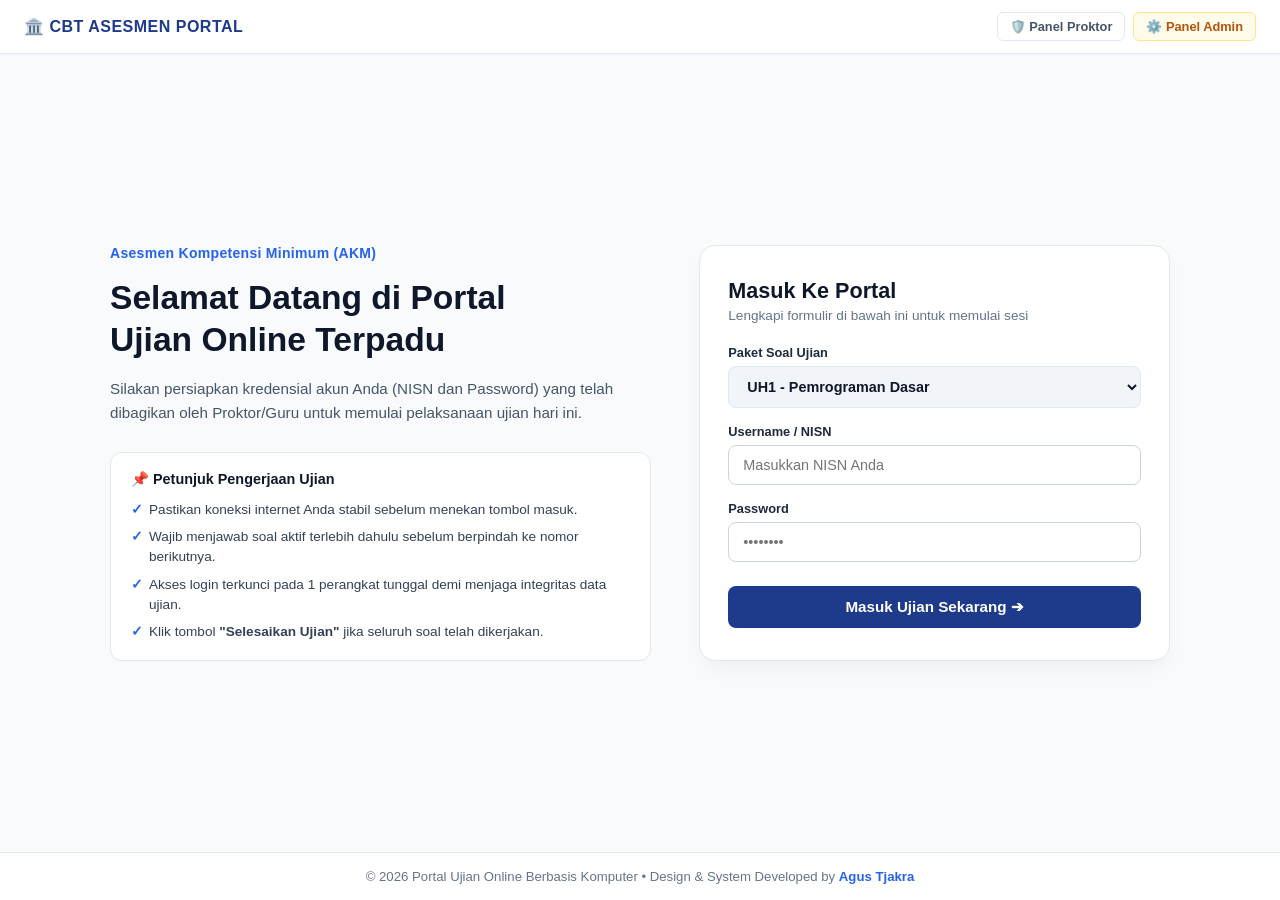
<file: index.html>
<!DOCTYPE html>
<html lang="id">
<head>
  <meta charset="UTF-8">
  <meta name="viewport" content="width=device-width, initial-scale=1.0">
  <title>Portal Ujian Online Terpadu - CBT AKM</title>
  <style>
    :root {
      --primary: #1e3a8a;
      --primary-dark: #172554;
      --accent: #2563eb;
      --bg: #f8fafc;
      --card-bg: #ffffff;
      --border: #e2e8f0;
      --border-focus: #3b82f6;
      --text-main: #0f172a;
      --text-muted: #475569;
      --text-light: #64748b;
    }

    * { box-sizing: border-box; margin: 0; padding: 0; font-family: 'Segoe UI', -apple-system, BlinkMacSystemFont, Roboto, sans-serif; }
    body { background-color: var(--bg); color: var(--text-main); min-height: 100vh; display: flex; flex-direction: column; justify-content: space-between; }

    .top-navbar { background-color: #ffffff; border-bottom: 1px solid var(--border); padding: 12px 24px; display: flex; justify-content: space-between; align-items: center; box-shadow: 0 1px 2px rgba(0,0,0,0.03); }
    .brand-logo { display: flex; align-items: center; gap: 8px; font-weight: 800; font-size: 1rem; color: var(--primary); letter-spacing: 0.5px; }
    .portal-nav { display: flex; gap: 8px; }
    .nav-btn { text-decoration: none; font-size: 0.8rem; font-weight: 600; padding: 6px 12px; border-radius: 6px; border: 1px solid var(--border); color: var(--text-muted); background-color: #ffffff; transition: all 0.2s ease; }
    .nav-btn:hover { background-color: #f1f5f9; color: var(--primary); border-color: #cbd5e1; }
    .nav-btn.admin-link { background-color: #fffbeb; border-color: #fde68a; color: #b45309; }
    .nav-btn.admin-link:hover { background-color: #fef3c7; }

    .main-wrapper { max-width: 1100px; width: 100%; margin: auto; padding: 40px 20px; display: grid; grid-template-columns: 1.15fr 1fr; gap: 48px; align-items: center; }
    .intro-section { display: flex; flex-direction: column; gap: 16px; }
    .intro-badge { font-size: 0.875rem; font-weight: 700; color: #2563eb; letter-spacing: 0.3px; }
    .intro-title { font-size: 2.1rem; font-weight: 800; line-height: 1.25; color: #0f172a; }
    .intro-desc { font-size: 0.95rem; line-height: 1.6; color: var(--text-muted); }

    .guideline-box { background-color: #ffffff; border: 1px solid #e2e8f0; border-radius: 12px; padding: 18px 20px; margin-top: 10px; box-shadow: 0 1px 3px rgba(0,0,0,0.02); }
    .guideline-title { display: flex; align-items: center; gap: 6px; font-size: 0.9rem; font-weight: 700; color: #0f172a; margin-bottom: 12px; }
    .guideline-list { list-style: none; display: flex; flex-direction: column; gap: 8px; font-size: 0.85rem; color: #334155; line-height: 1.45; }
    .guideline-list li { position: relative; padding-left: 18px; }
    .guideline-list li::before { content: "✓"; position: absolute; left: 0; top: 0; font-weight: bold; color: #2563eb; }

    .login-card { background-color: var(--card-bg); border: 1px solid var(--border); border-radius: 16px; padding: 32px 28px; box-shadow: 0 10px 25px -5px rgba(0, 0, 0, 0.05), 0 8px 10px -6px rgba(0, 0, 0, 0.01); }
    .login-card-header { margin-bottom: 22px; }
    .login-card-header h2 { font-size: 1.35rem; font-weight: 800; color: #0f172a; margin-bottom: 4px; }
    .login-card-header p { font-size: 0.85rem; color: var(--text-light); }

    .form-group { margin-bottom: 16px; }
    .form-group label { display: block; font-size: 0.8rem; font-weight: 700; color: #1e293b; margin-bottom: 6px; }
    .form-control { width: 100%; padding: 11px 14px; border: 1.5px solid #cbd5e1; border-radius: 8px; font-size: 0.9rem; color: #0f172a; background-color: #ffffff; outline: none; transition: all 0.2s ease; }
    select.form-control { background-color: #f1f5f9; border-color: #e2e8f0; font-weight: 600; cursor: pointer; }
    .form-control:focus { border-color: var(--border-focus); box-shadow: 0 0 0 3px rgba(59, 130, 246, 0.15); background-color: #ffffff; }

    .btn-login-submit { width: 100%; padding: 12px; background-color: var(--primary); color: #ffffff; border: none; border-radius: 8px; font-size: 0.95rem; font-weight: 700; cursor: pointer; margin-top: 8px; display: inline-flex; align-items: center; justify-content: center; gap: 8px; transition: background-color 0.2s ease, transform 0.1s ease; }
    .btn-login-submit:hover { background-color: var(--primary-dark); }
    .btn-login-submit:active { transform: translateY(1px); }
    .btn-login-submit:disabled { background-color: #94a3b8; cursor: not-allowed; }

    .portal-footer { text-align: center; padding: 16px 20px; font-size: 0.825rem; color: var(--text-light); background-color: #ffffff; border-top: 1px solid var(--border); }
    .portal-footer a { color: #2563eb; text-decoration: none; font-weight: 700; transition: color 0.2s; }
    .portal-footer a:hover { color: #1d4ed8; text-decoration: underline; }

    @media (max-width: 868px) {
      .main-wrapper { grid-template-columns: 1fr; gap: 32px; padding: 24px 16px; }
      .intro-title { font-size: 1.6rem; }
      .login-card { padding: 24px 20px; }
    }
  </style>
</head>
<body>
  <header class="top-navbar">
    <div class="brand-logo">🏛️ CBT ASESMEN PORTAL</div>
    <nav class="portal-nav">
      <a href="proktor.html" class="nav-btn">🛡️ Panel Proktor</a>
      <a href="admin.html" class="nav-btn admin-link">⚙️ Panel Admin</a>
    </nav>
  </header>

  <main class="main-wrapper">
    <section class="intro-section">
      <div class="intro-badge">Asesmen Kompetensi Minimum (AKM)</div>
      <h1 class="intro-title">Selamat Datang di Portal<br>Ujian Online Terpadu</h1>
      <p class="intro-desc">
        Silakan persiapkan kredensial akun Anda (NISN dan Password) yang telah dibagikan oleh Proktor/Guru untuk memulai pelaksanaan ujian hari ini.
      </p>

      <div class="guideline-box">
        <div class="guideline-title">📌 Petunjuk Pengerjaan Ujian</div>
        <ul class="guideline-list">
          <li>Pastikan koneksi internet Anda stabil sebelum menekan tombol masuk.</li>
          <li>Wajib menjawab soal aktif terlebih dahulu sebelum berpindah ke nomor berikutnya.</li>
          <li>Akses login terkunci pada 1 perangkat tunggal demi menjaga integritas data ujian.</li>
          <li>Klik tombol <strong>"Selesaikan Ujian"</strong> jika seluruh soal telah dikerjakan.</li>
        </ul>
      </div>
    </section>

    <section class="login-section">
      <div class="login-card">
        <div class="login-card-header">
          <h2>Masuk Ke Portal</h2>
          <p>Lengkapi formulir di bawah ini untuk memulai sesi</p>
        </div>

        <form id="loginForm">
          <div class="form-group">
            <label for="jenisUjian">Paket Soal Ujian</label>
            <select id="jenisUjian" class="form-control" required>
              <option value="" disabled selected>Memuat jadwal ujian aktif...</option>
            </select>
          </div>

          <div class="form-group">
            <label for="username">Username / NISN</label>
            <input type="text" id="username" class="form-control" placeholder="Masukkan NISN Anda" required autocomplete="off">
          </div>

          <div class="form-group">
            <label for="password">Password</label>
            <input type="password" id="password" class="form-control" placeholder="••••••••" required>
          </div>

          <button type="submit" class="btn-login-submit">
            Masuk Ujian Sekarang ➔
          </button>

          <div id="alertBox" style="display: none;"></div>
        </form>
      </div>
    </section>
  </main>

  <footer class="portal-footer">
    © 2026 Portal Ujian Online Berbasis Komputer • Design & System Developed by <a href="https://kodi.web.id/aboutme" target="_blank" rel="noopener noreferrer">Agus Tjakra</a>
  </footer>

  <script src="app.js"></script>
</body>
</html>
</file>
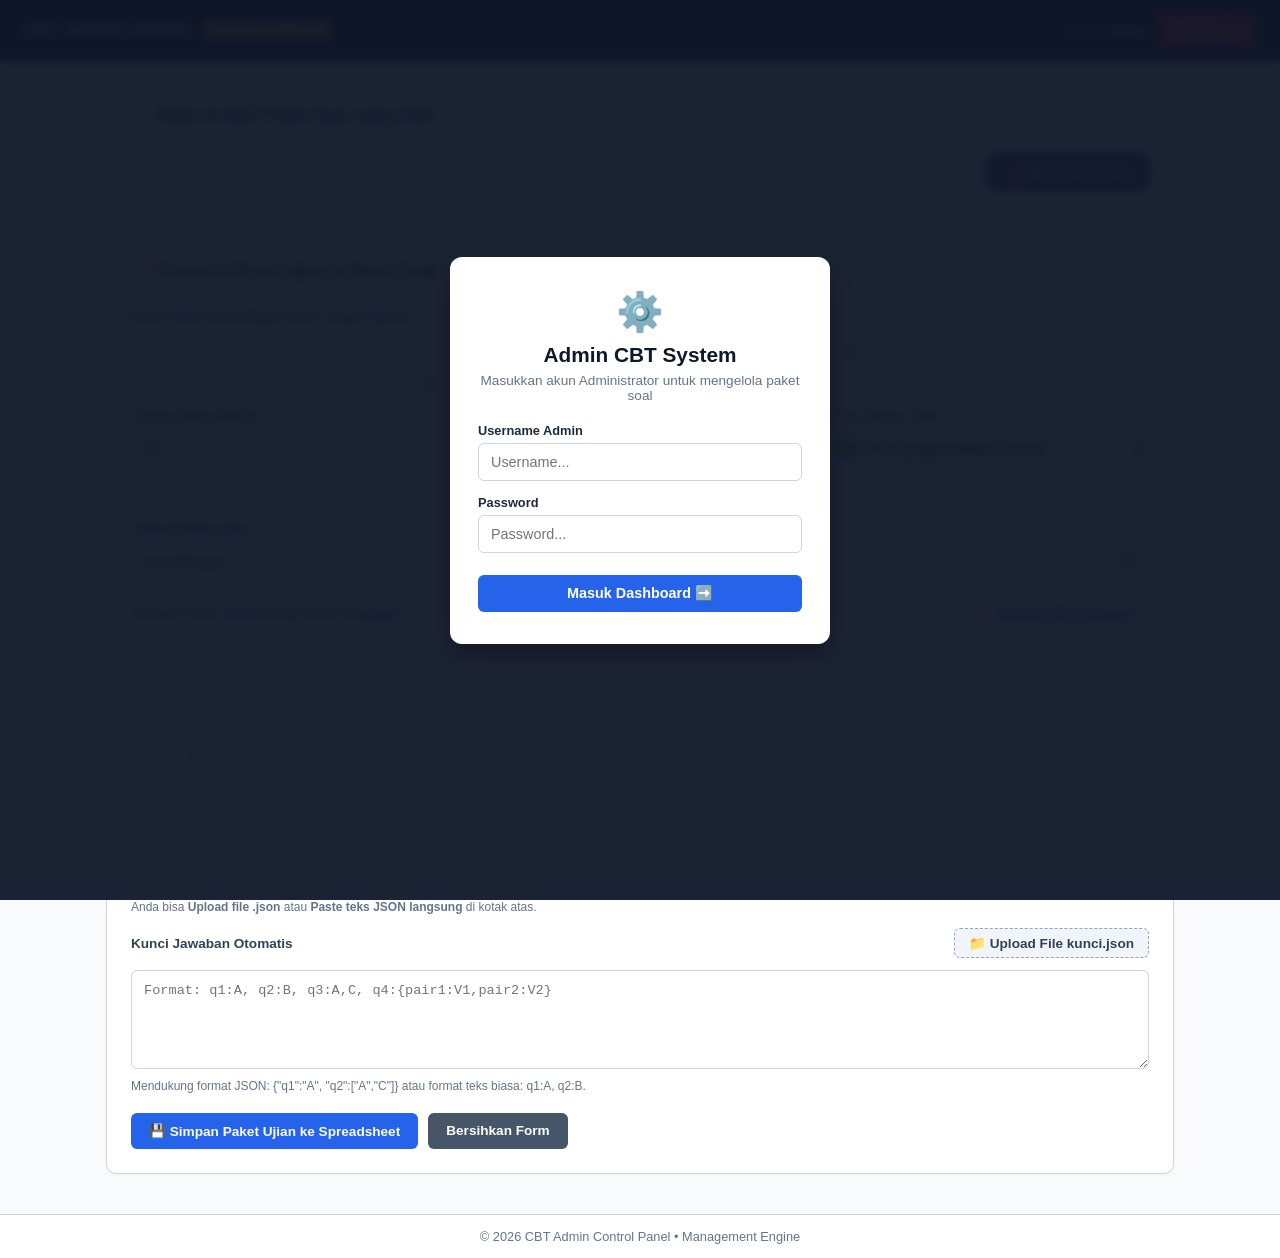
<file: admin.html>
<!DOCTYPE html>
<html lang="id">
<head>
  <meta charset="UTF-8">
  <meta name="viewport" content="width=device-width, initial-scale=1.0">
  <title>Admin Panel - Manajemen Bank Soal & Paket Ujian CBT</title>
  <style>
    :root {
      --primary: #0f172a;
      --accent: #2563eb;
      --accent-hover: #1d4ed8;
      --bg: #f8fafc;
      --card: #ffffff;
      --border: #cbd5e1;
      --text: #1e293b;
      --text-muted: #64748b;
      --green: #16a34a;
      --red: #dc2626;
    }

    * { box-sizing: border-box; margin: 0; padding: 0; font-family: 'Segoe UI', -apple-system, sans-serif; }
    body { background-color: var(--bg); color: var(--text); min-height: 100vh; display: flex; flex-direction: column; }

    #adminLoginOverlay { position: fixed; top: 0; left: 0; width: 100%; height: 100%; background: rgba(15, 23, 42, 0.95); display: flex; justify-content: center; align-items: center; z-index: 9999; backdrop-filter: blur(5px); }
    .login-card { background: white; padding: 32px 28px; border-radius: 12px; width: 100%; max-width: 380px; box-shadow: 0 10px 25px rgba(0,0,0,0.3); text-align: center; }
    .login-card h2 { font-size: 1.3rem; margin-bottom: 6px; color: var(--primary); }
    .login-card p { font-size: 0.85rem; color: var(--text-muted); margin-bottom: 20px; }
    .form-group-login { margin-bottom: 14px; text-align: left; }
    .form-group-login label { display: block; font-size: 0.8rem; font-weight: 700; margin-bottom: 5px; color: var(--text); }
    .form-control-login { width: 100%; padding: 10px 12px; border: 1.5px solid var(--border); border-radius: 6px; font-size: 0.9rem; outline: none; }
    .form-control-login:focus { border-color: var(--accent); }
    .btn-login-submit { width: 100%; padding: 10px; background-color: var(--accent); color: white; border: none; border-radius: 6px; font-size: 0.9rem; font-weight: 700; cursor: pointer; margin-top: 8px; }
    .btn-login-submit:hover { background-color: var(--accent-hover); }
    .login-err-msg { color: var(--red); font-size: 0.8rem; font-weight: 700; margin-top: 10px; display: none; }

    .admin-nav { background-color: var(--primary); color: white; padding: 12px 24px; display: flex; justify-content: space-between; align-items: center; box-shadow: 0 2px 8px rgba(0,0,0,0.1); }
    .brand-title { display: flex; align-items: center; gap: 10px; }
    .brand-title h1 { font-size: 1.15rem; font-weight: 800; }
    .badge-admin { background-color: #d97706; font-size: 0.75rem; padding: 3px 8px; border-radius: 4px; font-weight: 700; }
    .nav-actions { display: flex; align-items: center; gap: 10px; }
    .user-tag { font-size: 0.8rem; color: #94a3b8; }
    .user-tag strong { color: white; }

    .main-container { max-width: 1100px; width: 100%; margin: 20px auto; padding: 0 16px; flex: 1; }
    .card { background: var(--card); border-radius: 10px; border: 1px solid var(--border); padding: 24px; margin-bottom: 20px; box-shadow: 0 1px 3px rgba(0,0,0,0.04); }
    .card-title { font-size: 1.1rem; font-weight: 700; margin-bottom: 16px; padding-bottom: 10px; border-bottom: 1.5px solid var(--border); display: flex; justify-content: space-between; align-items: center; }

    .form-grid { display: grid; grid-template-columns: repeat(auto-fit, minmax(240px, 1fr)); gap: 16px; margin-bottom: 16px; }
    .form-group { display: flex; flex-direction: column; gap: 6px; }
    .form-group label { font-size: 0.85rem; font-weight: 700; color: #334155; }
    .form-control { padding: 10px 12px; border-radius: 6px; border: 1.5px solid var(--border); font-size: 0.875rem; outline: none; }
    .form-control:focus { border-color: var(--accent); }
    textarea.form-control { font-family: 'Courier New', Courier, monospace; font-size: 0.85rem; line-height: 1.4; resize: vertical; }

    .upload-header-row { display: flex; justify-content: space-between; align-items: center; margin-bottom: 6px; }
    .file-upload-btn-wrapper { display: inline-flex; align-items: center; gap: 8px; }
    .file-input-hidden { display: none; }
    .btn-upload-trigger { background-color: #f1f5f9; color: #1e293b; border: 1.5px dashed #94a3b8; padding: 6px 14px; border-radius: 6px; font-size: 0.775rem; font-weight: 700; cursor: pointer; display: inline-flex; align-items: center; gap: 6px; transition: all 0.2s ease; }
    .btn-upload-trigger:hover { background-color: #e2e8f0; border-color: var(--accent); color: var(--accent); }
    .upload-status-badge { font-size: 0.75rem; color: var(--green); font-weight: 600; display: none; }

    .btn-action { padding: 10px 18px; border-radius: 6px; border: none; font-weight: 700; font-size: 0.85rem; cursor: pointer; display: inline-flex; align-items: center; gap: 6px; transition: all 0.2s ease; }
    .btn-primary { background-color: var(--accent); color: white; }
    .btn-primary:hover { background-color: var(--accent-hover); }
    .btn-secondary { background-color: #475569; color: white; }
    .btn-secondary:hover { background-color: #334155; }
    .btn-logout { background-color: var(--red); color: white; }
    .btn-logout:hover { background-color: #b91c1c; }

    .help-text { font-size: 0.75rem; color: var(--text-muted); margin-top: 4px; }
    .footer { text-align: center; padding: 14px; font-size: 0.8rem; color: var(--text-muted); background: white; border-top: 1px solid var(--border); }
  </style>
</head>
<body>
  <div id="adminLoginOverlay">
    <div class="login-card">
      <div style="font-size: 2.4rem; margin-bottom: 8px;">⚙️</div>
      <h2>Admin CBT System</h2>
      <p>Masukkan akun Administrator untuk mengelola paket soal</p>

      <form id="adminLoginForm" onsubmit="handleAdminLogin(event)">
        <div class="form-group-login">
          <label>Username Admin</label>
          <input type="text" id="adminUser" class="form-control-login" placeholder="Username..." required autocomplete="off">
        </div>
        <div class="form-group-login">
          <label>Password</label>
          <input type="password" id="adminPass" class="form-control-login" placeholder="Password..." required>
        </div>
        <button type="submit" class="btn-login-submit">Masuk Dashboard ➡️</button>
        <div id="loginErrMsg" class="login-err-msg">⚠️ Username atau Password salah!</div>
      </form>
    </div>
  </div>

  <header class="admin-nav">
    <div class="brand-title">
      <h1>CBT ADMIN PANEL</h1>
      <span class="badge-admin">PENGELOLA UJIAN</span>
    </div>
    <div class="nav-actions">
      <span class="user-tag">Admin: <strong id="loggedAdminName">Admin</strong></span>
      <button class="btn-action btn-logout" onclick="handleAdminLogout()">Keluar 🚪</button>
    </div>
  </header>

  <main class="main-container">
    <div class="card">
      <div class="card-title">
        <span>🔍 Buka & Edit Paket Soal yang Ada</span>
      </div>
      <div style="display: flex; gap: 10px; flex-wrap: wrap;">
        <input type="text" id="loadKodeSoal" class="form-control" placeholder="Masukkan Kode Soal (Contoh: soal-uh1)" style="flex: 1; min-width: 250px;">
        <button type="button" class="btn-action btn-secondary" onclick="loadExamPackage()">📥 Muat Data Paket</button>
      </div>
    </div>

    <div class="card">
      <div class="card-title">
        <span>📝 Formulir Paket Ujian & Bank Soal</span>
        <span style="font-size: 0.8rem; font-weight: normal; color: var(--text-muted);">Tersimpan langsung ke Google Spreadsheet</span>
      </div>

      <form id="examPackageForm" onsubmit="saveExamPackage(event)">
        <div class="form-grid">
          <div class="form-group">
            <label>Kode Paket Soal (Wajib Unik / Tanpa Spasi)</label>
            <input type="text" id="kodeSoal" class="form-control" placeholder="Contoh: uh-ekonomi" required>
            <span class="help-text">Gunakan huruf kecil dan tanda minus (misal: soal-matematika).</span>
          </div>
          <div class="form-group">
            <label>Nama / Judul Ujian</label>
            <input type="text" id="namaUjian" class="form-control" placeholder="Contoh: Penilaian Harian Ekonomi Kelas X" required>
          </div>
        </div>

        <div class="form-grid">
          <div class="form-group">
            <label>Durasi Ujian (Menit)</label>
            <input type="number" id="durasi" class="form-control" placeholder="60" value="60" min="5" required>
          </div>
          <div class="form-group">
            <label>Jumlah Soal yang Dikeluarkan (Limit)</label>
            <input type="number" id="limitSoal" class="form-control" placeholder="0 = Tampilkan Semua" min="0" value="0">
            <span class="help-text">Misal: Isi <strong>50</strong> jika bank soal ada 100 dan ingin diacak 50 soal saja.</span>
          </div>
          <div class="form-group">
            <label>Status Akses Ujian</label>
            <select id="statusUjian" class="form-control">
              <option value="OPEN">🟢 OPEN (Dapat Diakses Siswa)</option>
              <option value="CLOSE">🔴 CLOSE (Terkunci / Ditutup)</option>
            </select>
          </div>
        </div>

        <div class="form-grid">
          <div class="form-group">
            <label>Jadwal Mulai Ujian</label>
            <input type="datetime-local" id="jadwalMulai" class="form-control" required>
          </div>
          <div class="form-group">
            <label>Jadwal Selesai Ujian</label>
            <input type="datetime-local" id="jadwalSelesai" class="form-control" required>
          </div>
        </div>

        <!-- 📂 SECTION BANK SOAL (UPLOAD SOAL.JSON) -->
        <div class="form-group" style="margin-top: 14px;">
          <div class="upload-header-row">
            <label>Struktur Soal JSON (Array Soal Lengkap)</label>
            <div class="file-upload-btn-wrapper">
              <input type="file" id="fileSoalInput" class="file-input-hidden" accept=".json" onchange="handleFileUpload(event, 'soal')">
              <label for="fileSoalInput" class="btn-upload-trigger">📁 Upload File soal.json</label>
              <span id="soalUploadStatus" class="upload-status-badge">✅ File Terbaca</span>
            </div>
          </div>
          <textarea id="soalJson" class="form-control" rows="12" placeholder='[
  {
    "name": "q1",
    "type": "radio",
    "question": "Apa ibukota Indonesia?",
    "options": [
      { "v": "A", "t": "Jakarta" },
      { "v": "B", "t": "Bandung" }
    ]
  }
]' required></textarea>
          <span class="help-text">Anda bisa <strong>Upload file .json</strong> atau <strong>Paste teks JSON langsung</strong> di kotak atas.</span>
        </div>

        <!-- 📂 SECTION KUNCI JAWABAN (UPLOAD KUNCI.JSON) -->
        <div class="form-group" style="margin-top: 14px;">
          <div class="upload-header-row">
            <label>Kunci Jawaban Otomatis</label>
            <div class="file-upload-btn-wrapper">
              <input type="file" id="fileKunciInput" class="file-input-hidden" accept=".json,.txt" onchange="handleFileUpload(event, 'kunci')">
              <label for="fileKunciInput" class="btn-upload-trigger">📁 Upload File kunci.json</label>
              <span id="kunciUploadStatus" class="upload-status-badge">✅ Kunci Terbaca</span>
            </div>
          </div>
          <textarea id="kunciText" class="form-control" rows="4" placeholder="Format: q1:A, q2:B, q3:A,C, q4:{pair1:V1,pair2:V2}" required></textarea>
          <span class="help-text">Mendukung format JSON: <code>{"q1":"A", "q2":["A","C"]}</code> atau format teks biasa: <code>q1:A, q2:B</code>.</span>
        </div>

        <div style="margin-top: 20px; display: flex; gap: 10px; flex-wrap: wrap;">
          <button type="submit" id="btnSubmitForm" class="btn-action btn-primary">💾 Simpan Paket Ujian ke Spreadsheet</button>
          <button type="button" class="btn-action btn-secondary" onclick="resetForm()">Bersihkan Form</button>
        </div>
      </form>
    </div>
  </main>

  <footer class="footer">
    © 2026 CBT Admin Control Panel • Management Engine
  </footer>

  <script>
    const SCRIPT_URL = "https://script.google.com/macros/s/AKfycbwb5Ra-LdHJue0w0bRm9f_laJ80_YNU_pNr1FV1mfY1nIrQYhN3hFXH5XvTGFoS_iej/exec";

    function checkAdminAuth() {
      const auth = sessionStorage.getItem("adminAuth");
      const overlay = document.getElementById("adminLoginOverlay");
      const nameTag = document.getElementById("loggedAdminName");

      if (auth) {
        overlay.style.display = "none";
        nameTag.innerText = sessionStorage.getItem("adminNama") || auth.toUpperCase();
        setDefaultDates();
      } else {
        overlay.style.display = "flex";
      }
    }

    async function handleAdminLogin(e) {
      e.preventDefault();
      const u = document.getElementById("adminUser").value.trim().toLowerCase();
      const p = document.getElementById("adminPass").value.trim();
      const errMsg = document.getElementById("loginErrMsg");
      const btn = e.target.querySelector("button[type='submit']");

      btn.innerText = "Memverifikasi...";
      btn.disabled = true;
      errMsg.style.display = "none";

      try {
        const response = await fetch(SCRIPT_URL, {
          method: "POST",
          mode: "cors",
          headers: { "Content-Type": "text/plain;charset=utf-8" },
          body: JSON.stringify({ action: "authpetugas", username: u, password: p, role: "ADMIN" })
        });

        const res = await response.json();
        if (res.status === "success") {
          sessionStorage.setItem("adminAuth", u);
          sessionStorage.setItem("adminNama", res.nama || u);
          document.getElementById("adminLoginForm").reset();
          checkAdminAuth();
        } else {
          errMsg.innerText = "⚠️ " + (res.message || "Username atau Password salah!");
          errMsg.style.display = "block";
        }
      } catch (err) {
        errMsg.innerText = "⚠️ Gagal terhubung ke server Google Apps Script!";
        errMsg.style.display = "block";
      } finally {
        btn.innerText = "Masuk Dashboard ➡️";
        btn.disabled = false;
      }
    }

    function handleAdminLogout() {
      if (confirm("Keluar dari Panel Admin?")) {
        sessionStorage.removeItem("adminAuth");
        sessionStorage.removeItem("adminNama");
        window.location.href = "index.html";
      }
    }

    function setDefaultDates() {
      const now = new Date();
      const nextMonth = new Date();
      nextMonth.setMonth(now.getMonth() + 1);
      document.getElementById("jadwalMulai").value = now.toISOString().slice(0, 16);
      document.getElementById("jadwalSelesai").value = nextMonth.toISOString().slice(0, 16);
    }

    function handleFileUpload(event, type) {
      const file = event.target.files[0];
      if (!file) return;

      const reader = new FileReader();
      reader.onload = function(e) {
        const content = e.target.result;

        if (type === 'soal') {
          try {
            const parsed = JSON.parse(content);
            document.getElementById("soalJson").value = JSON.stringify(parsed, null, 2);
            
            const badge = document.getElementById("soalUploadStatus");
            badge.innerText = `✅ ${file.name} (${Array.isArray(parsed) ? parsed.length : (parsed.questions ? parsed.questions.length : 0)} Soal)`;
            badge.style.display = "inline";
          } catch (err) {
            alert("File yang diupload bukan format JSON yang valid!");
          }
        } 
        else if (type === 'kunci') {
          try {
            if (content.trim().startsWith("{")) {
              const parsedKunci = JSON.parse(content);
              const formattedList = [];
              for (const [k, v] of Object.entries(parsedKunci)) {
                if (Array.isArray(v)) {
                  formattedList.push(`${k}:${v.join(",")}`);
                } else if (typeof v === "object" && v !== null) {
                  formattedList.push(`${k}:${JSON.stringify(v)}`);
                } else {
                  formattedList.push(`${k}:${v}`);
                }
              }
              document.getElementById("kunciText").value = formattedList.join(", ");
            } else {
              document.getElementById("kunciText").value = content.trim();
            }

            const badge = document.getElementById("kunciUploadStatus");
            badge.innerText = `✅ ${file.name} Terpasang`;
            badge.style.display = "inline";
          } catch (err) {
            document.getElementById("kunciText").value = content.trim();
          }
        }
      };

      reader.readAsText(file);
    }

    async function saveExamPackage(e) {
      e.preventDefault();
      const kodeSoal = document.getElementById("kodeSoal").value.trim().toLowerCase();
      const namaUjian = document.getElementById("namaUjian").value.trim();
      const durasi = parseInt(document.getElementById("durasi").value, 10) || 60;
      const limitSoal = parseInt(document.getElementById("limitSoal").value, 10) || 0;
      const statusUjian = document.getElementById("statusUjian").value;
      const jadwalMulai = document.getElementById("jadwalMulai").value;
      const jadwalSelesai = document.getElementById("jadwalSelesai").value;
      const rawSoalJson = document.getElementById("soalJson").value.trim();
      const rawKunciText = document.getElementById("kunciText").value.trim();

      let parsedSoal = null;
      try {
        parsedSoal = JSON.parse(rawSoalJson);
      } catch (err) {
        alert("Format Soal JSON TIDAK VALID! Periksa kembali format tanda kurung dan koma.");
        return;
      }

      const kunciObj = {};
      const pairs = rawKunciText.split(",");
      pairs.forEach(p => {
        const parts = p.split(":");
        if (parts.length >= 2) {
          kunciObj[parts[0].trim()] = parts.slice(1).join(":").trim();
        }
      });

      const btnSubmit = document.getElementById("btnSubmitForm");
      const oriText = btnSubmit.innerText;
      btnSubmit.innerText = "Menyimpan ke Spreadsheet...";
      btnSubmit.disabled = true;

      try {
        const response = await fetch(SCRIPT_URL, {
          method: "POST",
          mode: "cors",
          headers: { "Content-Type": "text/plain;charset=utf-8" },
          body: JSON.stringify({
            action: "savenewexampackage",
            kodeSoal: kodeSoal,
            namaUjian: namaUjian,
            durasi: durasi,
            limitSoal: limitSoal,
            statusUjian: statusUjian,
            jadwalMulai: jadwalMulai,
            jadwalSelesai: jadwalSelesai,
            soalJson: parsedSoal,
            kunciObj: kunciObj
          })
        });

        const res = await response.json();
        alert(res.message || "Paket soal berhasil disimpan!");
      } catch (err) {
        alert("Gagal menghubungi Google Apps Script!");
      } finally {
        btnSubmit.innerText = oriText;
        btnSubmit.disabled = false;
      }
    }

    async function loadExamPackage() {
      const kode = document.getElementById("loadKodeSoal").value.trim().toLowerCase();
      if (!kode) {
        alert("Masukkan kode soal yang ingin dimuat!");
        return;
      }

      try {
        const response = await fetch(SCRIPT_URL, {
          method: "POST",
          mode: "cors",
          headers: { "Content-Type": "text/plain;charset=utf-8" },
          body: JSON.stringify({ action: "getadminexampackage", kodeSoal: kode })
        });

        const res = await response.json();
        if (res.status === "success" && res.data) {
          const d = res.data;
          if (d.jadwal) {
            document.getElementById("kodeSoal").value = d.jadwal.kodeSoal;
            document.getElementById("namaUjian").value = d.jadwal.namaUjian;
            document.getElementById("durasi").value = d.jadwal.durasi;
            document.getElementById("limitSoal").value = d.jadwal.limitSoal || 0;
            document.getElementById("statusUjian").value = d.jadwal.statusUjian || "OPEN";
            if (d.jadwal.jadwalMulai) document.getElementById("jadwalMulai").value = d.jadwal.jadwalMulai;
            if (d.jadwal.jadwalSelesai) document.getElementById("jadwalSelesai").value = d.jadwal.jadwalSelesai;
          }
          if (d.soalJson) {
            document.getElementById("soalJson").value = JSON.stringify(d.soalJson, null, 2);
          }
          if (d.kunciText) {
            document.getElementById("kunciText").value = d.kunciText;
          }
          alert(`Paket ${kode} berhasil dimuat!`);
        } else {
          alert("Paket soal tidak ditemukan di Spreadsheet!");
        }
      } catch (err) {
        alert("Gagal memuat data dari server!");
      }
    }

    function resetForm() {
      document.getElementById("examPackageForm").reset();
      document.getElementById("soalUploadStatus").style.display = "none";
      document.getElementById("kunciUploadStatus").style.display = "none";
      document.getElementById("limitSoal").value = "0";
      setDefaultDates();
    }

    document.addEventListener("DOMContentLoaded", checkAdminAuth);
  </script>
</body>
</html>
</file>
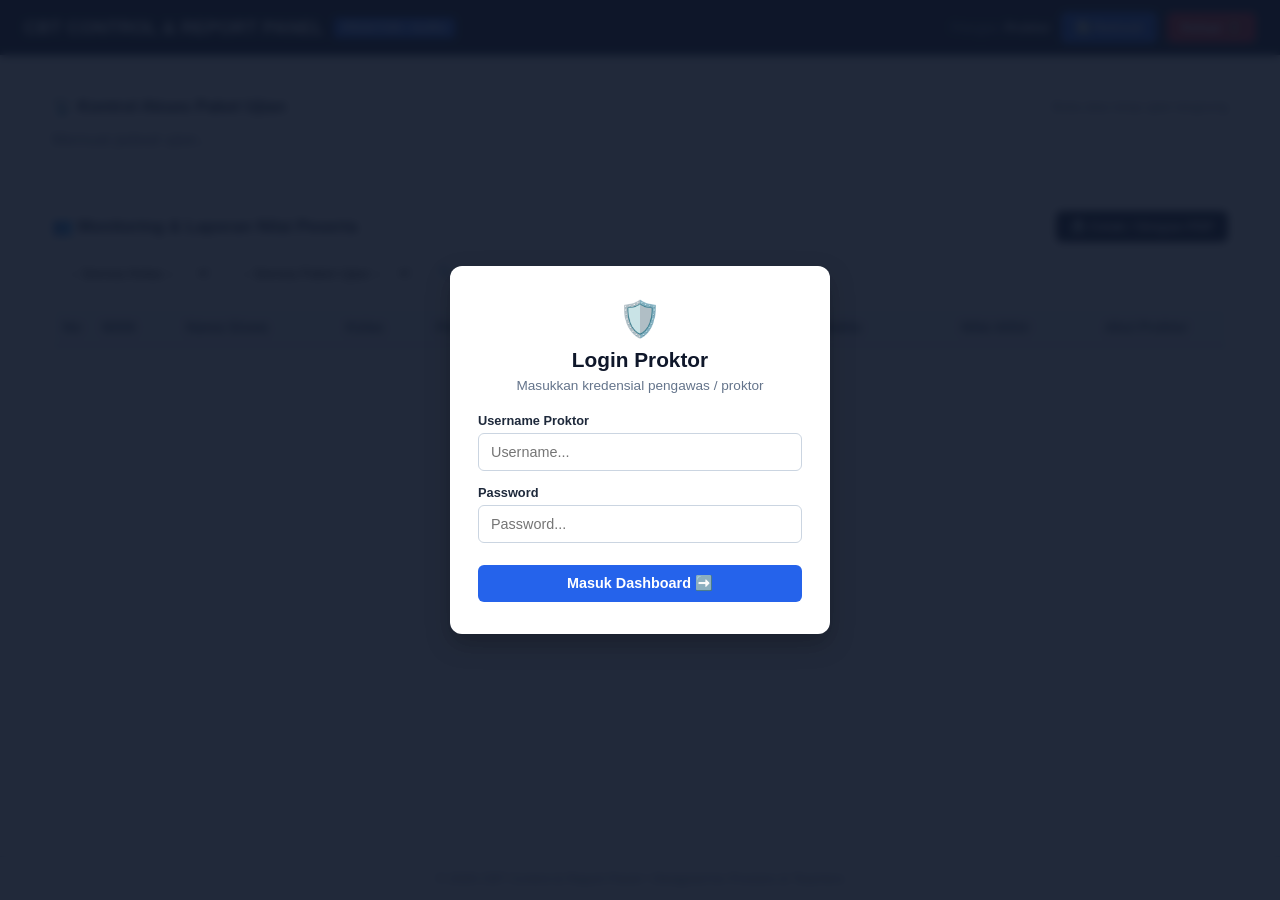
<file: proktor.html>
<!DOCTYPE html>
<html lang="id">
<head>
  <meta charset="UTF-8">
  <meta name="viewport" content="width=device-width, initial-scale=1.0">
  <title>Dashboard Monitoring & Laporan Nilai Proktor</title>
  <style>
    :root {
      --primary: #0f172a;
      --accent: #2563eb;
      --bg: #f8fafc;
      --card: #ffffff;
      --border: #cbd5e1;
      --text: #1e293b;
      --text-muted: #64748b;
      --green: #16a34a;
      --red: #dc2626;
    }
    * { box-sizing: border-box; margin: 0; padding: 0; font-family: 'Segoe UI', -apple-system, sans-serif; }
    body { background-color: var(--bg); color: var(--text); min-height: 100vh; display: flex; flex-direction: column; }

    #loginOverlay { position: fixed; top: 0; left: 0; width: 100%; height: 100%; background: rgba(15, 23, 42, 0.92); display: flex; justify-content: center; align-items: center; z-index: 9999; backdrop-filter: blur(4px); }
    .login-card { background: white; padding: 32px 28px; border-radius: 12px; width: 100%; max-width: 380px; box-shadow: 0 10px 25px rgba(0,0,0,0.25); text-align: center; }
    .login-card h2 { font-size: 1.3rem; margin-bottom: 6px; color: var(--primary); }
    .login-card p { font-size: 0.85rem; color: var(--text-muted); margin-bottom: 20px; }
    .form-group { margin-bottom: 14px; text-align: left; }
    .form-group label { display: block; font-size: 0.8rem; font-weight: 700; margin-bottom: 5px; color: var(--text); }
    .form-control-login { width: 100%; padding: 10px 12px; border: 1.5px solid var(--border); border-radius: 6px; font-size: 0.9rem; outline: none; }
    .form-control-login:focus { border-color: var(--accent); }
    .btn-login-submit { width: 100%; padding: 10px; background-color: var(--accent); color: white; border: none; border-radius: 6px; font-size: 0.9rem; font-weight: 700; cursor: pointer; margin-top: 8px; }
    .btn-login-submit:hover { background-color: #1d4ed8; }
    .login-err-msg { color: var(--red); font-size: 0.8rem; font-weight: 700; margin-top: 10px; display: none; }

    .proktor-nav { background-color: var(--primary); color: white; padding: 12px 24px; display: flex; justify-content: space-between; align-items: center; box-shadow: 0 2px 8px rgba(0,0,0,0.1); }
    .brand-title { display: flex; align-items: center; gap: 10px; }
    .brand-title h1 { font-size: 1.15rem; font-weight: 800; }
    .badge-proktor { background-color: var(--accent); font-size: 0.75rem; padding: 3px 8px; border-radius: 4px; font-weight: 700; }
    .nav-actions { display: flex; align-items: center; gap: 10px; }
    .user-tag { font-size: 0.8rem; color: #94a3b8; }
    .user-tag strong { color: white; }

    .main-container { max-width: 1250px; width: 100%; margin: 20px auto; padding: 0 16px; flex: 1; }
    .card { background: var(--card); border-radius: 10px; border: 1px solid var(--border); padding: 20px; margin-bottom: 20px; box-shadow: 0 1px 3px rgba(0,0,0,0.03); }
    .card-title { font-size: 1.05rem; font-weight: 700; margin-bottom: 14px; display: flex; justify-content: space-between; align-items: center; }

    .exam-grid { display: grid; grid-template-columns: repeat(auto-fit, minmax(260px, 1fr)); gap: 12px; }
    .exam-box { border: 1px solid var(--border); padding: 12px 16px; border-radius: 8px; display: flex; justify-content: space-between; align-items: center; background: #f8fafc; }
    .exam-info h4 { font-size: 0.9rem; font-weight: 700; color: var(--text); }
    .exam-info p { font-size: 0.75rem; color: var(--text-muted); }
    .btn-toggle-status { padding: 6px 12px; border-radius: 6px; border: none; font-weight: 700; font-size: 0.75rem; cursor: pointer; }
    .status-open { background: #dcfce7; color: var(--green); border: 1px solid #86efac; }
    .status-close { background: #fee2e2; color: var(--red); border: 1px solid #fca5a5; }

    .filter-bar { display: flex; gap: 12px; margin-bottom: 16px; flex-wrap: wrap; align-items: center; }
    .filter-select, .search-input { padding: 8px 12px; border: 1.5px solid var(--border); border-radius: 6px; font-size: 0.85rem; outline: none; }
    .filter-select { background: white; cursor: pointer; min-width: 160px; }
    .search-input { flex: 1; min-width: 220px; }

    .btn-action { padding: 8px 14px; border-radius: 6px; border: none; font-weight: 700; font-size: 0.825rem; cursor: pointer; display: inline-flex; align-items: center; gap: 6px; }
    .btn-print { background-color: #0f172a; color: white; }
    .btn-print:hover { background-color: #334155; }
    .btn-refresh { background-color: var(--accent); color: white; }
    .btn-logout { background-color: var(--red); color: white; }
    .btn-logout:hover { background-color: #b91c1c; }

    .table-responsive { overflow-x: auto; }
    table { width: 100%; border-collapse: collapse; font-size: 0.875rem; }
    th { background: #f1f5f9; text-align: left; padding: 12px 10px; font-weight: 700; color: #475569; border-bottom: 2px solid var(--border); }
    td { padding: 10px; border-bottom: 1px solid var(--border); }
    tr:hover { background-color: #f8fafc; }

    .badge-status { display: inline-block; padding: 3px 8px; border-radius: 4px; font-size: 0.75rem; font-weight: 700; }
    .badge-online { background-color: #fee2e2; color: var(--red); border: 1px solid #fca5a5; }
    .badge-offline { background-color: #f1f5f9; color: #64748b; }
    .badge-nilai { font-size: 0.95rem; font-weight: 800; color: #1e3a8a; background: #eff6ff; padding: 2px 8px; border-radius: 4px; border: 1px solid #bfdbfe; }
    .btn-reset { background-color: #ef4444; color: white; border: none; padding: 5px 10px; border-radius: 4px; font-weight: 700; font-size: 0.75rem; cursor: pointer; }
    .btn-reset:hover { background-color: #dc2626; }

    .print-header { display: none; }

    @media print {
      body { background: white; color: black; font-size: 10pt; }
      #loginOverlay, .proktor-nav, .card:first-child, .filter-bar, .btn-action, .btn-reset, .footer, .badge-proktor { display: none !important; }
      .main-container { max-width: 100%; margin: 0; padding: 0; }
      .card { border: none; box-shadow: none; padding: 0; }
      .card-title { display: none; }
      .print-header { display: block !important; text-align: center; margin-bottom: 20px; border-bottom: 2px solid black; padding-bottom: 10px; }
      .print-header h2 { font-size: 14pt; font-weight: bold; text-transform: uppercase; }
      .print-header p { font-size: 10pt; margin-top: 4px; }
      .print-meta { display: flex; justify-content: space-between; margin-bottom: 12px; font-size: 9.5pt; font-weight: bold; }
      table { width: 100%; border: 1px solid #000; font-size: 9.5pt; }
      th, td { border: 1px solid #000 !important; padding: 6px 8px; }
      th { background-color: #eee !important; -webkit-print-color-adjust: exact; }
      .badge-nilai { background: none; border: none; color: black; font-weight: bold; padding: 0; }
      .badge-status { border: none; background: none; color: black; font-weight: normal; }
      .th-aksi, .td-aksi { display: none !important; }
    }

    .footer { text-align: center; padding: 14px; font-size: 0.8rem; color: var(--text-muted); background: white; border-top: 1px solid var(--border); }
  </style>
</head>
<body>
  <div id="loginOverlay">
    <div class="login-card">
      <div style="font-size: 2.2rem; margin-bottom: 8px;">🛡️</div>
      <h2>Login Proktor</h2>
      <p>Masukkan kredensial pengawas / proktor</p>

      <form id="proktorLoginForm" onsubmit="handleProktorLogin(event)">
        <div class="form-group">
          <label>Username Proktor</label>
          <input type="text" id="proktorUser" class="form-control-login" placeholder="Username..." required autocomplete="off">
        </div>
        <div class="form-group">
          <label>Password</label>
          <input type="password" id="proktorPass" class="form-control-login" placeholder="Password..." required>
        </div>
        <button type="submit" class="btn-login-submit">Masuk Dashboard ➡️</button>
        <div id="loginErrMsg" class="login-err-msg">⚠️ Username atau Password salah!</div>
      </form>
    </div>
  </div>

  <header class="proktor-nav">
    <div class="brand-title">
      <h1>CBT CONTROL & REPORT PANEL</h1>
      <span class="badge-proktor">PROKTOR / GURU</span>
    </div>
    <div class="nav-actions">
      <span class="user-tag">Petugas: <strong id="loggedProktorName">Proktor</strong></span>
      <button class="btn-action btn-refresh" onclick="loadProktorData()">🔄 Refresh</button>
      <button class="btn-action btn-logout" onclick="handleProktorLogout()">Keluar 🚪</button>
    </div>
  </header>

  <main class="main-container">
    <div class="card">
      <div class="card-title">
        <span>📡 Kontrol Akses Paket Ujian</span>
        <span style="font-size: 0.8rem; font-weight: normal; color: var(--text-muted);">Buka atau tutup ujian langsung</span>
      </div>
      <div class="exam-grid" id="examContainer">
        <p style="color: #64748b;">Memuat jadwal ujian...</p>
      </div>
    </div>

    <div class="card">
      <div class="print-header">
        <h2>LAPORAN HASIL ASESMEN & UJIAN BERBASIS KOMPUTER (CBT)</h2>
        <p>REKAPITULASI NILAI DAN STATUS PENYELESAIAN PESERTA DIDIK</p>
      </div>

      <div class="print-meta" id="printMetaInfo" style="display: none;">
        <span>Kelas: <strong id="printKelasTxt">Semua Kelas</strong></span>
        <span>Paket Ujian: <strong id="printPaketTxt">Semua Ujian</strong></span>
        <span>Waktu Unduh: <strong id="printDateTxt">-</strong></span>
      </div>

      <div class="card-title">
        <span>👥 Monitoring & Laporan Nilai Peserta</span>
        <div style="display: flex; gap: 8px;">
          <button class="btn-action btn-print" onclick="printReport()">🖨️ Cetak / Simpan PDF</button>
        </div>
      </div>

      <div class="filter-bar">
        <select id="filterKelas" class="filter-select" onchange="filterStudents()">
          <option value="">-- Semua Kelas --</option>
        </select>
        <select id="filterPaket" class="filter-select" onchange="filterStudents()">
          <option value="">-- Semua Paket Ujian --</option>
        </select>
        <input type="text" id="searchStudent" class="search-input" placeholder="🔍 Cari NISN atau Nama Siswa..." oninput="filterStudents()">
      </div>

      <div class="table-responsive">
        <table>
          <thead>
            <tr>
              <th style="width: 40px; text-align: center;">No</th>
              <th>NISN</th>
              <th>Nama Siswa</th>
              <th>Kelas</th>
              <th>Paket Ujian</th>
              <th>Status / Progres</th>
              <th>Sisa Waktu</th>
              <th style="text-align: center;">Nilai Akhir</th>
              <th class="th-aksi" style="text-align: center;">Aksi Proktor</th>
            </tr>
          </thead>
          <tbody id="studentTableBody">
            <tr>
              <td colspan="9" style="text-align: center; color: #64748b; padding: 24px;">Memuat data monitoring...</td>
            </tr>
          </tbody>
        </table>
      </div>
    </div>
  </main>

  <footer class="footer">
    © 2026 CBT Control & Report Panel • Designed for Proctors & Teachers
  </footer>

  <script>
    const SCRIPT_URL = "https://script.google.com/macros/s/AKfycbwb5Ra-LdHJue0w0bRm9f_laJ80_YNU_pNr1FV1mfY1nIrQYhN3hFXH5XvTGFoS_iej/exec";
    let allStudentsData = [];
    let allExamsData = [];

    function checkProktorAuth() {
      const auth = sessionStorage.getItem("proktorAuth");
      const overlay = document.getElementById("loginOverlay");
      const nameTag = document.getElementById("loggedProktorName");

      if (auth) {
        overlay.style.display = "none";
        nameTag.innerText = sessionStorage.getItem("proktorNama") || auth.toUpperCase();
        loadProktorData();
      } else {
        overlay.style.display = "flex";
      }
    }

    async function handleProktorLogin(e) {
      e.preventDefault();
      const u = document.getElementById("proktorUser").value.trim().toLowerCase();
      const p = document.getElementById("proktorPass").value.trim();
      const errMsg = document.getElementById("loginErrMsg");
      const btn = e.target.querySelector("button[type='submit']");

      btn.innerText = "Memverifikasi...";
      btn.disabled = true;
      errMsg.style.display = "none";

      try {
        const response = await fetch(SCRIPT_URL, {
          method: "POST",
          mode: "cors",
          headers: { "Content-Type": "text/plain;charset=utf-8" },
          body: JSON.stringify({ action: "authpetugas", username: u, password: p, role: "PROKTOR" })
        });

        const res = await response.json();
        if (res.status === "success") {
          sessionStorage.setItem("proktorAuth", u);
          sessionStorage.setItem("proktorNama", res.nama || u);
          document.getElementById("proktorLoginForm").reset();
          checkProktorAuth();
        } else {
          errMsg.innerText = "⚠️ " + (res.message || "Username atau Password salah!");
          errMsg.style.display = "block";
        }
      } catch (err) {
        errMsg.innerText = "⚠️ Gagal terhubung ke server Google Apps Script!";
        errMsg.style.display = "block";
      } finally {
        btn.innerText = "Masuk Dashboard ➡️";
        btn.disabled = false;
      }
    }

    function handleProktorLogout() {
      if (confirm("Keluar dari Panel Monitoring Proktor?")) {
        sessionStorage.removeItem("proktorAuth");
        sessionStorage.removeItem("proktorNama");
        window.location.href = "index.html";
      }
    }

    async function loadProktorData() {
      if (!sessionStorage.getItem("proktorAuth")) return;

      try {
        const response = await fetch(SCRIPT_URL, {
          method: "POST",
          mode: "cors",
          headers: { "Content-Type": "text/plain;charset=utf-8" },
          body: JSON.stringify({ action: "getproktordata" })
        });

        const result = await response.json();
        if (result.status === "success") {
          allStudentsData = result.students || [];
          allExamsData = result.exams || [];
          renderExams(allExamsData);
          populateFilterOptions(allStudentsData, allExamsData);
          filterStudents();
        }
      } catch (err) {
        console.error("Gagal load data proktor:", err);
      }
    }

    function renderExams(exams) {
      const container = document.getElementById("examContainer");
      if (exams.length === 0) {
        container.innerHTML = `<p style="color: #64748b;">Tidak ada paket ujian.</p>`;
        return;
      }

      let html = "";
      exams.forEach(exam => {
        const isOpen = (exam.status === "OPEN" || exam.status === "AKTIF");
        html += `
          <div class="exam-box">
            <div class="exam-info">
              <h4>${exam.kode}</h4>
              <p>${exam.nama}</p>
            </div>
            <button class="btn-toggle-status ${isOpen ? 'status-open' : 'status-close'}" onclick="toggleExamStatus('${exam.kode}', '${isOpen ? 'CLOSE' : 'OPEN'}')">
              ${isOpen ? '🟢 OPEN' : '🔴 CLOSE'}
            </button>
          </div>
        `;
      });
      container.innerHTML = html;
    }

    function populateFilterOptions(students, exams) {
      const selectKelas = document.getElementById("filterKelas");
      const selectPaket = document.getElementById("filterPaket");

      const currentKelasVal = selectKelas.value;
      const kelasSet = new Set();
      students.forEach(s => { if (s.kelas && s.kelas !== "-") kelasSet.add(s.kelas); });

      let kelasHtml = `<option value="">-- Semua Kelas --</option>`;
      Array.from(kelasSet).sort().forEach(k => {
        kelasHtml += `<option value="${k}" ${k === currentKelasVal ? 'selected' : ''}>Kelas ${k}</option>`;
      });
      selectKelas.innerHTML = kelasHtml;

      const currentPaketVal = selectPaket.value;
      let paketHtml = `<option value="">-- Semua Paket Ujian --</option>`;
      exams.forEach(ex => {
        paketHtml += `<option value="${ex.kode}" ${ex.kode === currentPaketVal ? 'selected' : ''}>${ex.kode} - ${ex.nama}</option>`;
      });
      selectPaket.innerHTML = paketHtml;
    }

    function filterStudents() {
      const q = document.getElementById("searchStudent").value.trim().toLowerCase();
      const selectedKelas = document.getElementById("filterKelas").value;
      const selectedPaket = document.getElementById("filterPaket").value.toLowerCase();

      const filtered = allStudentsData.filter(s => {
        const matchSearch = s.username.toLowerCase().includes(q) || s.nama.toLowerCase().includes(q);
        const matchKelas  = selectedKelas === "" || s.kelas === selectedKelas;
        const matchPaket  = selectedPaket === "" || s.paket.toLowerCase().includes(selectedPaket);
        return matchSearch && matchKelas && matchPaket;
      });

      renderStudents(filtered);
    }

    function renderStudents(students) {
      const tbody = document.getElementById("studentTableBody");
      if (students.length === 0) {
        tbody.innerHTML = `<tr><td colspan="9" style="text-align: center; color: #64748b; padding: 20px;">Data siswa tidak ditemukan sesuai filter.</td></tr>`;
        return;
      }

      let html = "";
      students.forEach((s, idx) => {
        const isOnline = s.status.startsWith("ONLINE_");
        const hasFinished = s.nilai !== "-";

        let statusText = `<span class="badge-status badge-offline">OFFLINE</span>`;
        if (isOnline) {
          statusText = `<span class="badge-status badge-online">🔒 AKTIF (Soal ${s.noSoal})</span>`;
        } else if (hasFinished) {
          statusText = `<span style="color: #16a34a; font-weight: bold;">✔️ SELESAI</span>`;
        }

        const nilaiBadge = hasFinished ? `<span class="badge-nilai">${s.nilai}</span>` : `<span style="color:#94a3b8;">-</span>`;

        html += `
          <tr>
            <td style="text-align: center;">${idx + 1}</td>
            <td><strong>${s.username}</strong></td>
            <td>${s.nama}</td>
            <td>${s.kelas}</td>
            <td>${s.paket}</td>
            <td>${statusText}</td>
            <td>${s.sisaWaktu}</td>
            <td style="text-align: center;">${nilaiBadge}</td>
            <td class="td-aksi" style="text-align: center;">
              ${isOnline ? `<button class="btn-reset" onclick="resetStudent('${s.username}')">🔓 Reset Login</button>` : '<span style="color:#94a3b8; font-size:0.8rem;">-</span>'}
            </td>
          </tr>
        `;
      });
      tbody.innerHTML = html;
    }

    async function resetStudent(username) {
      if (!confirm(`Reset izin login untuk siswa NISN: ${username}?`)) return;

      try {
        const response = await fetch(SCRIPT_URL, {
          method: "POST",
          mode: "cors",
          headers: { "Content-Type": "text/plain;charset=utf-8" },
          body: JSON.stringify({ action: "proktorresetsiswa", username: username })
        });
        const res = await response.json();
        alert(res.message);
        loadProktorData();
      } catch (err) {
        alert("Gagal menghubungi server!");
      }
    }

    async function toggleExamStatus(kode, targetStatus) {
      try {
        const response = await fetch(SCRIPT_URL, {
          method: "POST",
          mode: "cors",
          headers: { "Content-Type": "text/plain;charset=utf-8" },
          body: JSON.stringify({ action: "proktortoggleexam", kode: kode, status: targetStatus })
        });
        const res = await response.json();
        alert(res.message);
        loadProktorData();
      } catch (err) {
        alert("Gagal mengubah status ujian!");
      }
    }

    function printReport() {
      const filterKelas = document.getElementById("filterKelas");
      const filterPaket = document.getElementById("filterPaket");

      const kelasText = filterKelas.value ? `Kelas ${filterKelas.value}` : "Semua Kelas";
      const paketText = filterPaket.value ? filterPaket.options[filterPaket.selectedIndex].text : "Semua Paket Ujian";
      
      const now = new Date();
      const dateStr = now.toLocaleDateString('id-ID', { day: 'numeric', month: 'long', year: 'numeric', hour: '2-digit', minute: '2-digit' });

      document.getElementById("printKelasTxt").innerText = kelasText;
      document.getElementById("printPaketTxt").innerText = paketText;
      document.getElementById("printDateTxt").innerText = dateStr;
      document.getElementById("printMetaInfo").style.display = "flex";

      window.print();
    }

    document.addEventListener("DOMContentLoaded", () => {
      checkProktorAuth();
      setInterval(() => {
        if (sessionStorage.getItem("proktorAuth")) {
          loadProktorData();
        }
      }, 30000);
    });
  </script>
</body>
</html>
</file>
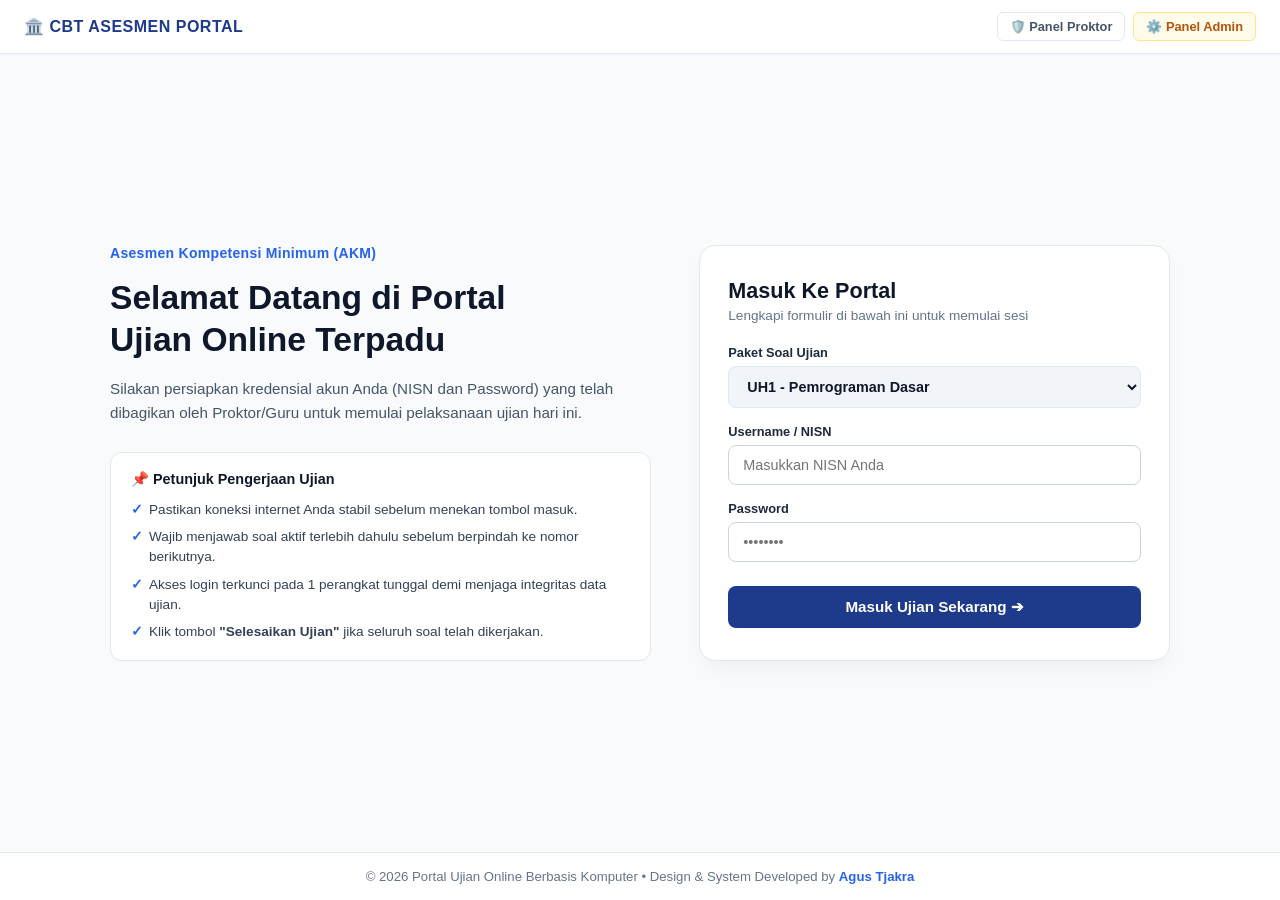
<file: ujian.html>
<!DOCTYPE html>
<html lang="id">
<head>
  <meta charset="UTF-8">
  <meta name="viewport" content="width=device-width, initial-scale=1.0, maximum-scale=1.0, user-scalable=no">
  <title>CBT AKM - Portal Ujian Berbasis Komputer</title>
  <style>
  :root {
    --akm-blue: #1e3a8a;
    --akm-header: #0f172a;
    --akm-bg: #f1f5f9;
    --akm-border: #cbd5e1;
    --akm-green: #16a34a;
    --footer-height: 60px;
  }
  * { box-sizing: border-box; margin: 0; padding: 0; font-family: 'Segoe UI', Tahoma, Geneva, Verdana, sans-serif; }
  html, body { width: 100%; height: 100%; overflow: hidden; background-color: var(--akm-bg); color: #1e293b; }
  body { display: flex; flex-direction: column; }
  .akm-navbar { background-color: var(--akm-header); color: #ffffff; padding: 8px 16px; display: flex; justify-content: space-between; align-items: center; box-shadow: 0 2px 4px rgba(0,0,0,0.1); z-index: 10; min-height: 50px; flex-shrink: 0; }
  .brand-title { display: flex; align-items: center; gap: 8px; }
  .brand-title h1 { font-size: 1rem; font-weight: 700; letter-spacing: 0.5px; }
  .brand-title span { font-size: 0.7rem; background-color: #2563eb; padding: 2px 6px; border-radius: 4px; white-space: nowrap; }
  .header-controls { display: flex; align-items: center; gap: 8px; }
  .timer-badge { background-color: #ef4444; color: white; padding: 4px 8px; border-radius: 6px; font-weight: 700; font-size: 0.85rem; display: flex; align-items: center; gap: 4px; font-family: monospace; }
  .font-sizer { display: flex; background-color: #334155; border-radius: 6px; padding: 2px; }
  .font-btn { background: none; border: none; color: white; padding: 2px 6px; cursor: pointer; font-weight: bold; border-radius: 4px; }
  .font-btn:hover { background-color: #475569; }
  .btn-logout-header { background-color: #dc2626; color: white; border: none; padding: 4px 8px; border-radius: 6px; font-weight: 600; font-size: 0.8rem; cursor: pointer; }
  .sub-bar { background-color: #ffffff; border-bottom: 1px solid var(--akm-border); padding: 6px 16px; display: flex; justify-content: space-between; align-items: center; font-size: 0.8rem; min-height: 36px; flex-shrink: 0; gap: 10px; }
  .user-details strong { color: var(--akm-blue); }
  .btn-grid-toggle { background-color: var(--akm-blue); color: white; border: none; padding: 5px 10px; border-radius: 4px; font-size: 0.75rem; font-weight: 600; cursor: pointer; white-space: nowrap; }
  .main-container { flex: 1; display: flex; position: relative; overflow: hidden; padding-bottom: var(--footer-height); }
  .exam-panel { flex: 1; padding: 16px; overflow-y: auto; background-color: #ffffff; margin: 8px; border-radius: 8px; border: 1px solid var(--akm-border); box-shadow: 0 1px 3px rgba(0,0,0,0.05); }
  .question-header { display: flex; justify-content: space-between; align-items: center; border-bottom: 2px solid var(--akm-blue); padding-bottom: 8px; margin-bottom: 14px; font-weight: 700; color: var(--akm-blue); }
  .option-item { display: flex; align-items: center; gap: 10px; padding: 10px 12px; margin-bottom: 10px; background-color: #ffffff; border: 1.5px solid #cbd5e1; border-radius: 8px; cursor: pointer; user-select: none; transition: all 0.15s ease; }
  .option-item:hover { border-color: #94a3b8; background-color: #f8fafc; }
  .option-badge { width: 32px; height: 32px; min-width: 32px; background-color: #f1f5f9; border: 1.5px solid #94a3b8; color: #334155; border-radius: 6px; font-weight: 800; display: flex; align-items: center; justify-content: center; font-size: 0.85rem; }
  .option-item.selected { border-color: #2563eb; background-color: #eff6ff; }
  .option-item.selected .option-badge { background-color: #2563eb; border-color: #2563eb; color: #ffffff; }
  .form-control { padding: 8px 10px; border-radius: 6px; border: 1.5px solid #cbd5e1; font-size: 0.85rem; outline: none; }
  .essay-box { width: 100%; padding: 12px; border-radius: 8px; border: 1.5px solid #cbd5e1; outline: none; font-size: 0.9rem; line-height: 1.5; }
  .grid-sidebar { width: 280px; background-color: #ffffff; border-left: 1px solid var(--akm-border); padding: 16px; display: flex; flex-direction: column; gap: 12px; overflow-y: auto; transition: transform 0.3s ease; }
  .grid-title { font-size: 0.85rem; font-weight: 700; color: #334155; border-bottom: 1px solid var(--akm-border); padding-bottom: 6px; }
  .number-grid { display: grid; grid-template-columns: repeat(5, 1fr); gap: 8px; }
  .btn-num-indicator { aspect-ratio: 1; border: 1px solid var(--akm-border); background-color: #f8fafc; border-radius: 6px; font-weight: 700; font-size: 0.85rem; display: flex; align-items: center; justify-content: center; color: #94a3b8; user-select: none; cursor: default; }
  .btn-num-indicator.active { border: 2px solid var(--akm-blue); background-color: #dbeafe; color: var(--akm-blue); }
  .btn-num-indicator.answered { background-color: var(--akm-green); color: white; border-color: var(--akm-green); }
  .btn-num-indicator.skipped { background-color: #e2e8f0; color: #475569; }
  .grid-legend { margin-top: 10px; font-size: 0.75rem; display: flex; flex-direction: column; gap: 6px; }
  .legend-item { display: flex; align-items: center; gap: 8px; }
  .legend-box { width: 14px; height: 14px; border-radius: 3px; border: 1px solid #cbd5e1; }
  .akm-footer { position: fixed; bottom: 0; left: 0; right: 0; height: var(--footer-height); background-color: #ffffff; border-top: 2px solid var(--akm-border); padding: 0 20px; display: flex; justify-content: space-between; align-items: center; z-index: 999; box-shadow: 0 -2px 10px rgba(0,0,0,0.08); }
  .btn-action { padding: 10px 20px; border-radius: 6px; font-weight: 700; border: none; cursor: pointer; font-size: 0.85rem; display: flex; align-items: center; gap: 6px; }
  .btn-next { background-color: var(--akm-blue); color: white; }
  .btn-submit { background-color: var(--akm-green); color: white; }

  @media (max-width: 768px) {
    .akm-navbar { padding: 6px 10px; }
    .brand-title h1 { font-size: 0.85rem; }
    .brand-title span, .font-sizer { display: none; }
    .sub-bar { font-size: 0.725rem; padding: 4px 10px; }
    .user-details { white-space: nowrap; overflow: hidden; text-overflow: ellipsis; max-width: 70%; }
    .exam-panel { margin: 4px; padding: 10px; }
    .option-item { padding: 8px 10px; font-size: 0.875rem; }
    .grid-sidebar { position: fixed; right: 0; top: 0; bottom: 0; width: 80%; max-width: 300px; z-index: 1000; box-shadow: -4px 0 15px rgba(0,0,0,0.3); transform: translateX(100%); }
    .grid-sidebar.open { transform: translateX(0); }
    .akm-footer { padding: 0 12px; }
    .btn-action { padding: 8px 14px; font-size: 0.8rem; }
  }
</style>
</head>
<body>
  <header class="akm-navbar">
    <div class="brand-title">
      <h1>CBT AKM SYSTEM</h1>
      <span>PUSMENJAR MODELLING</span>
    </div>
    <div class="header-controls">
      <div class="font-sizer">
        <button class="font-btn" onclick="changeFontSize('small')">A-</button>
        <button class="font-btn" onclick="changeFontSize('medium')" style="font-size:1.05rem;">A</button>
        <button class="font-btn" onclick="changeFontSize('large')" style="font-size:1.2rem;">A+</button>
      </div>
      <div class="timer-badge">⏱️ <span id="timerDisplay">00:60:00</span></div>
      <button class="btn-logout-header" onclick="confirmLogout()">Keluar 🚪</button>
    </div>
  </header>

  <section class="sub-bar">
    <div class="user-details" id="userInfo"></div>
    <button class="btn-grid-toggle" onclick="toggleSidebar()">📊 Status Progres</button>
  </section>

  <main class="main-container">
    <div class="exam-panel" id="examPanel">
      <div class="question-header">
        <span id="questionTitle">Soal Nomor 1</span>
        <span id="questionTypeBadge" style="font-size:0.75rem; background:#e2e8f0; padding:2px 8px; border-radius:12px; color:#475569;">Pilihan Ganda</span>
      </div>
      <div id="questionsContainer">
        <p style="color: #64748b;">Memuat soal ujian...</p>
      </div>
    </div>

    <aside class="grid-sidebar" id="gridSidebar">
      <div class="grid-title">INDIKATOR PROGRES SOAL</div>
      <div class="number-grid" id="numberGrid"></div>
      <div class="grid-legend">
        <div class="legend-item"><div class="legend-box" style="background-color: var(--akm-green);"></div> Sudah Selesai</div>
        <div class="legend-item"><div class="legend-box" style="background-color: #dbeafe; border-color: var(--akm-blue);"></div> Sedang Dikerjakan</div>
        <div class="legend-item"><div class="legend-box" style="background-color: #f8fafc;"></div> Belum Dikerjakan</div>
      </div>
    </aside>
  </main>

  <footer class="akm-footer">
    <div id="questionProgress" style="font-weight: 700; color: #475569; font-size: 0.85rem;">Soal 1 dari ...</div>
    <div style="display: flex; gap: 10px;">
      <button id="btnNext" class="btn-action btn-next" onclick="nextQuestion()">Soal Berikutnya ➡️</button>
      <button id="btnSubmitExam" class="btn-action btn-submit" onclick="submitExam()" style="display: none;">Selesaikan Ujian ✔️</button>
    </div>
  </footer>

  <script src="ujian.js"></script>
</body>
</html>
</file>
